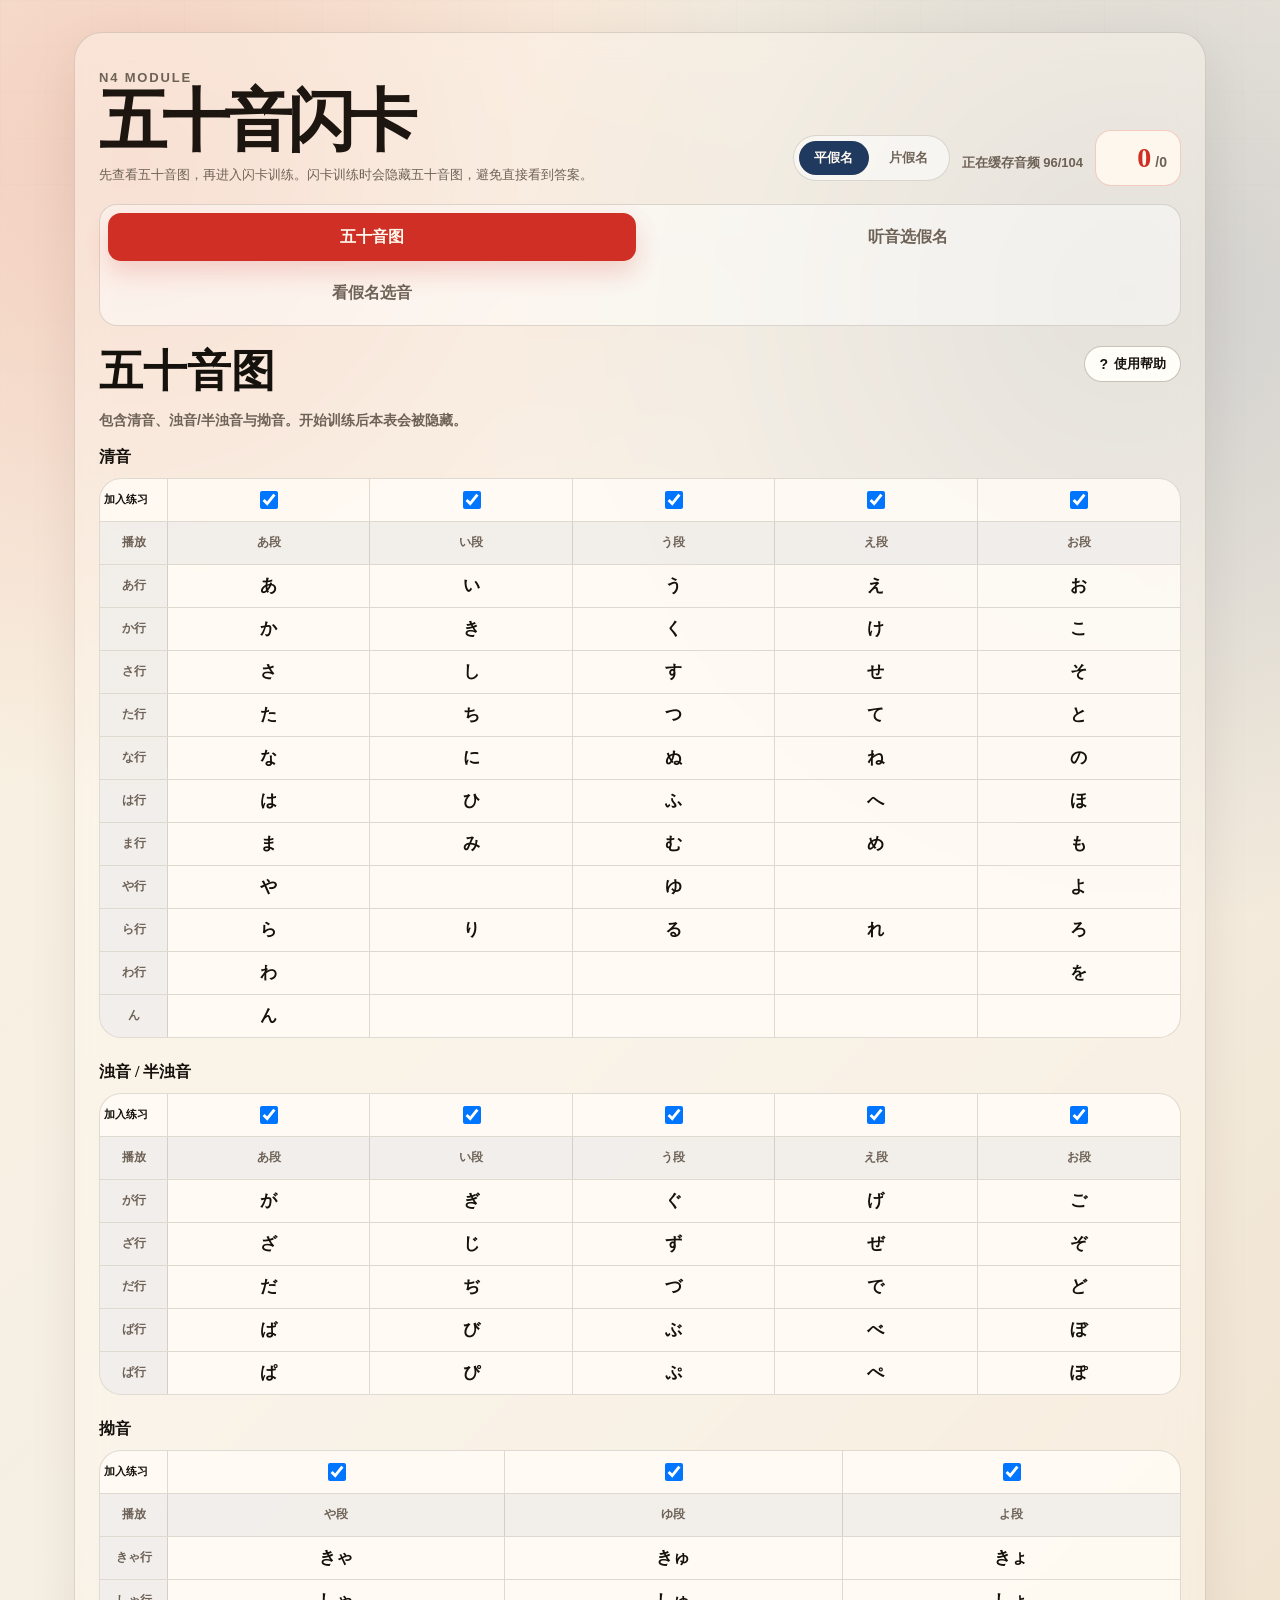
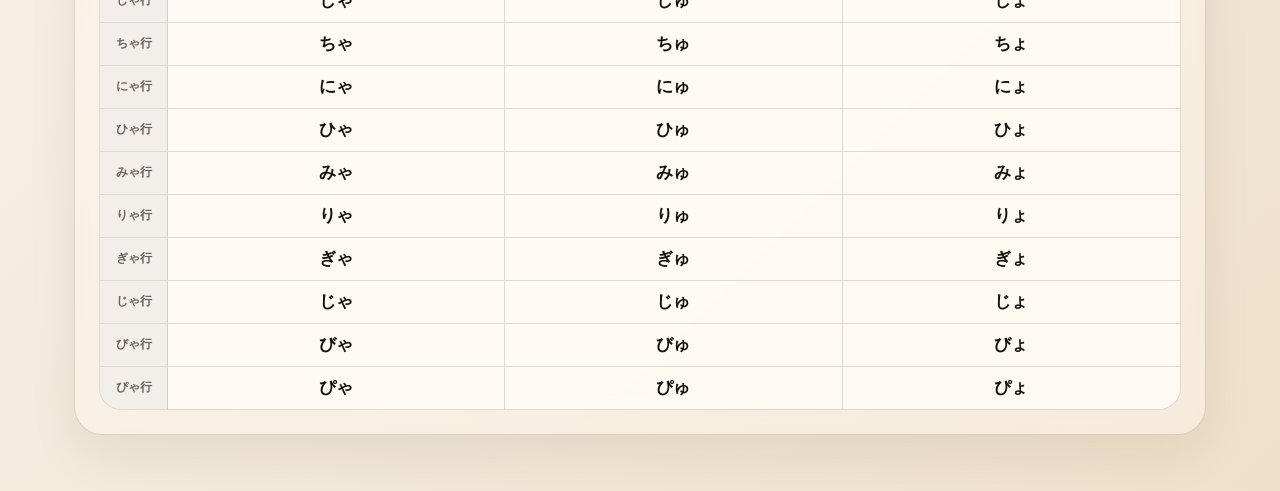
<file: index.html>
<!doctype html>
<html lang="zh-CN">
  <head>
    <meta charset="UTF-8" />
    <meta name="viewport" content="width=device-width, initial-scale=1.0" />
    <meta name="theme-color" content="#f5efe4" />
    <title>五十音闪卡 - 日本留学一站通</title>
    <link rel="stylesheet" href="web/portal.css" />
  </head>
  <body>
    <main class="shell kana-shell">
      <section class="panel module-panel kana-page" aria-label="五十音与发音练习">
        <div class="module-panel-head">
          <div>
            <p class="section-kicker">N4 Module</p>
            <h1>五十音闪卡</h1>
            <p>先查看五十音图，再进入闪卡训练。闪卡训练时会隐藏五十音图，避免直接看到答案。</p>
          </div>
          <div class="kana-top-actions">
            <div class="script-toggle" role="group" aria-label="假名显示切换">
              <button class="script-button is-active" type="button" data-kana-script="hiragana">平假名</button>
              <button class="script-button" type="button" data-kana-script="katakana">片假名</button>
            </div>
            <p class="cache-status" id="cacheStatus">音频缓存准备中...</p>
            <div class="score-box" aria-label="答题统计">
              <span id="correctCount">0</span>
              <span id="answeredCount">/0</span>
            </div>
          </div>
        </div>

        <div class="kana-section-tabs" role="tablist" aria-label="五十音页面分区">
          <button class="section-tab is-active" type="button" data-kana-section="chart">五十音图</button>
          <button class="section-tab" type="button" data-kana-section="romaji-to-kana">听音选假名</button>
          <button class="section-tab" type="button" data-kana-section="kana-to-romaji">看假名选音</button>
        </div>

        <div class="kana-sections">
          <section class="kana-chart-section" id="chartSection" aria-label="五十音图">
            <div class="section-panel-head">
              <div>
                <h2>五十音图</h2>
                <p>包含清音、浊音/半浊音与拗音。开始训练后本表会被隐藏。</p>
              </div>
              <button class="secondary-button help-button" id="helpButton" type="button" style="min-height: 36px; padding: 0 14px; font-size: 13px; display: flex; align-items: center; gap: 6px; align-self: flex-start; margin-top: 4px;">
                <span style="font-weight: bold; font-size: 14px;">?</span>使用帮助
              </button>
            </div>

            <div id="kanaTable"></div>
          </section>

          <section class="practice-panel kana-flashcard-section is-hidden" id="flashcardSection" aria-label="五十音闪卡训练">
            <div class="answer-effect" id="answerEffect" aria-hidden="true"></div>

            <div class="mode-tabs" role="tablist" aria-label="训练模式">
              <button class="mode-tab is-active" type="button" data-kana-mode="all">整体</button>
              <button class="mode-tab" type="button" data-kana-mode="row">按行</button>
              <button class="mode-tab" type="button" data-kana-mode="column">按列</button>
            </div>

            <div class="filter-scroll is-hidden" id="filterScroll">
              <div class="filter-track" id="filterTrack"></div>
            </div>

            <div class="card-head">
              <span id="scopeLabel">整体训练</span>
              <span id="progressText">1 / 46</span>
            </div>

            <label class="auto-next-toggle">
              <input id="autoNextToggle" type="checkbox" />
              <span>答对后 1 秒自动下一题</span>
            </label>

            <div class="prompt">
              <div>
                <span class="prompt-label" id="promptLabel">读音</span>
                <span class="sound-mark" id="soundMark">?</span>
              </div>
              <button class="play-button" id="playButton" type="button" aria-label="播放读音">
                <span aria-hidden="true">▶</span>
              </button>
            </div>

            <div class="answer-grid" id="answerGrid"></div>

            <p class="feedback" id="feedbackText">待作答</p>

            <div class="actions">
              <button class="secondary-button" id="resetButton" type="button">重练本组</button>
              <button class="primary-button" id="nextButton" type="button" disabled>下一题</button>
            </div>
          </section>
        </div>
      </section>
    </main>

    <!-- Interactive Tutorial Overlay and Card -->
    <div id="tutorialOverlay" class="tutorial-overlay is-hidden" style="position: fixed; top: 0; left: 0; width: 100vw; height: 100vh; background: transparent; z-index: 9999; pointer-events: auto;"></div>
    <div id="tutorialSpotlight" class="tutorial-spotlight" style="position: fixed; z-index: 10000; pointer-events: none; border-radius: 6px; box-shadow: 0 0 0 9999px rgba(0, 0, 0, 0.65); transition: all 0.25s ease-out; display: none;"></div>
    
    <div id="tutorialCard" class="tutorial-card is-hidden" style="position: fixed; bottom: 24px; left: 50%; transform: translateX(-50%); width: min(calc(100vw - 32px), 400px); background: #ffffff; border-radius: 12px; box-shadow: 0 8px 30px rgba(0,0,0,0.15); padding: 18px; z-index: 10001; transition: opacity 0.25s ease-out, transform 0.25s ease-out;">
      <div style="display: flex; justify-content: space-between; align-items: center; margin-bottom: 8px;">
        <span id="tutorialStepIndicator" style="font-size: 12px; font-weight: bold; color: var(--accent);">步骤 1 / 4</span>
        <button id="tutorialClose" type="button" style="background: transparent; border: 0; font-size: 18px; color: var(--muted); cursor: pointer; line-height: 1;">&times;</button>
      </div>
      <p id="tutorialText" style="margin: 0 0 16px 0; font-size: 14px; line-height: 1.5; color: var(--text); font-weight: 500;">打钩可以把本列加入练习。</p>
      <div style="display: flex; justify-content: flex-end; gap: 8px;">
        <button id="tutorialNext" class="primary-button" type="button" style="min-height: 36px; padding: 0 16px; font-size: 13px;">下一步</button>
      </div>
    </div>

    <script src="web/kana.js"></script>
  </body>
</html>
</file>
<file: web/portal.css>
:root {
  color-scheme: light;
  --paper: #f5efe4;
  --paper-deep: #ead8bf;
  --panel: rgba(255, 252, 245, 0.92);
  --panel-strong: #fff9ef;
  --ink: #15110d;
  --muted: #6e6257;
  --line: rgba(58, 43, 28, 0.16);
  --line-strong: rgba(58, 43, 28, 0.28);
  --red: #cf2f24;
  --red-dark: #9f1f17;
  --indigo: #203a5f;
  --gold: #b97a23;
  --green: #39705d;
  --shadow: 0 22px 70px rgba(46, 28, 10, 0.14);
  --radius-xl: 28px;
  --radius-lg: 20px;
}

* {
  box-sizing: border-box;
}

html {
  scroll-behavior: smooth;
}

body {
  min-height: 100vh;
  margin: 0;
  background:
    radial-gradient(circle at 10% 8%, rgba(207, 47, 36, 0.18), transparent 28%),
    radial-gradient(circle at 88% 14%, rgba(32, 58, 95, 0.18), transparent 30%),
    linear-gradient(135deg, #fbf1df 0%, var(--paper) 48%, #efe0ca 100%);
  color: var(--ink);
  font-family: "Songti SC", "Noto Serif CJK SC", "Hiragino Mincho ProN",
    "Yu Mincho", serif;
}

body::before {
  position: fixed;
  inset: 0;
  pointer-events: none;
  content: "";
  opacity: 0.18;
  background-image:
    linear-gradient(rgba(21, 17, 13, 0.06) 1px, transparent 1px),
    linear-gradient(90deg, rgba(21, 17, 13, 0.05) 1px, transparent 1px);
  background-size: 46px 46px;
  mask-image: linear-gradient(to bottom, #000, transparent 82%);
}

button,
a {
  -webkit-tap-highlight-color: transparent;
}

button {
  border: 0;
  font: inherit;
  cursor: pointer;
}

button:disabled {
  cursor: not-allowed;
}

a {
  color: inherit;
  text-decoration: none;
}

.shell {
  position: relative;
  width: min(100%, 1440px);
  margin: 0 auto;
  padding: 32px 24px 56px;
}

.hero {
  position: relative;
  overflow: hidden;
  display: grid;
  grid-template-columns: minmax(0, 1fr) 320px;
  gap: 28px;
  min-height: 330px;
  padding: 34px;
  border: 1px solid var(--line);
  border-radius: var(--radius-xl);
  background:
    linear-gradient(135deg, rgba(255, 249, 239, 0.96), rgba(255, 252, 246, 0.82)),
    radial-gradient(circle at 100% 0%, rgba(207, 47, 36, 0.16), transparent 36%);
  box-shadow: var(--shadow);
}

.hero::after {
  position: absolute;
  right: -82px;
  bottom: -118px;
  width: 330px;
  height: 330px;
  border: 42px solid rgba(207, 47, 36, 0.12);
  border-radius: 50%;
  content: "";
}

.eyebrow {
  display: inline-flex;
  align-items: center;
  gap: 10px;
  margin: 0 0 18px;
  color: var(--red-dark);
  font-family: "Hiragino Sans GB", "PingFang SC", "Microsoft YaHei", sans-serif;
  font-size: 13px;
  font-weight: 800;
  letter-spacing: 0.18em;
  text-transform: uppercase;
}

.eyebrow::before {
  width: 34px;
  height: 2px;
  background: var(--red);
  content: "";
}

h1 {
  max-width: 760px;
  margin: 0;
  color: #1d1510;
  font-size: clamp(42px, 7vw, 84px);
  font-weight: 900;
  line-height: 0.96;
  letter-spacing: -0.08em;
}

.hero-copy {
  position: relative;
  z-index: 1;
}

.subtitle {
  max-width: 720px;
  margin: 22px 0 0;
  color: var(--muted);
  font-family: "Hiragino Sans GB", "PingFang SC", "Microsoft YaHei", sans-serif;
  font-size: clamp(16px, 2vw, 19px);
  line-height: 1.75;
}

.hero-actions {
  display: flex;
  flex-wrap: wrap;
  gap: 12px;
  margin-top: 28px;
}

.primary-action,
.ghost-action {
  display: inline-flex;
  align-items: center;
  justify-content: center;
  min-height: 48px;
  padding: 0 18px;
  border-radius: 999px;
  font-family: "Hiragino Sans GB", "PingFang SC", "Microsoft YaHei", sans-serif;
  font-size: 14px;
  font-weight: 800;
}

.primary-action {
  background: var(--red);
  color: #fff9ef;
  box-shadow: 0 12px 32px rgba(207, 47, 36, 0.24);
}

.ghost-action {
  border: 1px solid var(--line-strong);
  background: rgba(255, 255, 255, 0.42);
  color: var(--ink);
}

.hero-card {
  position: relative;
  z-index: 1;
  display: flex;
  flex-direction: column;
  justify-content: space-between;
  min-height: 250px;
  padding: 24px;
  border: 1px solid rgba(32, 58, 95, 0.22);
  border-radius: 24px;
  background:
    linear-gradient(160deg, rgba(32, 58, 95, 0.94), rgba(18, 29, 46, 0.96)),
    radial-gradient(circle at 20% 15%, rgba(255, 255, 255, 0.22), transparent 32%);
  color: #fff9ef;
}

.hero-card small {
  color: rgba(255, 249, 239, 0.7);
  font-family: "Hiragino Sans GB", "PingFang SC", "Microsoft YaHei", sans-serif;
  font-weight: 700;
  letter-spacing: 0.12em;
  text-transform: uppercase;
}

.hero-card strong {
  display: block;
  margin-top: 18px;
  font-size: 52px;
  line-height: 0.9;
}

.hero-card p {
  margin: 18px 0 0;
  color: rgba(255, 249, 239, 0.78);
  font-family: "Hiragino Sans GB", "PingFang SC", "Microsoft YaHei", sans-serif;
  font-size: 14px;
  line-height: 1.7;
}

.panel {
  border: 1px solid var(--line);
  border-radius: var(--radius-xl);
  background: var(--panel);
  box-shadow: 0 18px 50px rgba(46, 28, 10, 0.08);
  backdrop-filter: blur(16px);
}

.route h2 {
  margin: 0;
  font-size: 34px;
  letter-spacing: -0.05em;
}

.rail-title,
.section-kicker,
.metric-label,
.task-meta,
.route-year,
.mini-label,
.task-link,
.task-output,
.stage-desc,
.subtitle {
  font-family: "Hiragino Sans GB", "PingFang SC", "Microsoft YaHei", sans-serif;
}

.quick-stages {
  display: grid;
  grid-template-columns: repeat(6, minmax(0, 1fr));
  gap: 12px;
  margin: 22px 0 0;
}

.quick-stage {
  min-height: 76px;
  padding: 14px;
  border: 1px solid var(--line);
  border-radius: 18px;
  background: rgba(255, 252, 245, 0.78);
  color: var(--ink);
  text-align: left;
  transition:
    transform 180ms ease,
    border-color 180ms ease,
    background 180ms ease;
}

.quick-stage:hover,
.quick-stage.is-active {
  transform: translateY(-2px);
  border-color: rgba(207, 47, 36, 0.48);
  background: #fff9ef;
}

.quick-stage span {
  display: block;
  color: var(--red-dark);
  font-family: "Hiragino Sans GB", "PingFang SC", "Microsoft YaHei", sans-serif;
  font-size: 12px;
  font-weight: 900;
  letter-spacing: 0.12em;
}

.quick-stage strong {
  display: block;
  margin-top: 7px;
  font-size: 20px;
  line-height: 1.1;
}

.workspace {
  display: grid;
  grid-template-columns: 270px minmax(0, 1fr) 320px;
  gap: 20px;
  margin-top: 22px;
  align-items: start;
}

.stage-rail,
.side-panel {
  position: sticky;
  top: 20px;
}

.stage-rail {
  padding: 14px;
}

.rail-title {
  margin: 6px 8px 12px;
  color: var(--muted);
  font-size: 12px;
  font-weight: 900;
  letter-spacing: 0.14em;
  text-transform: uppercase;
}

.stage-button {
  display: grid;
  grid-template-columns: 48px minmax(0, 1fr);
  gap: 12px;
  width: 100%;
  min-height: 78px;
  margin-top: 8px;
  padding: 12px;
  border: 1px solid transparent;
  border-radius: 18px;
  background: transparent;
  color: var(--ink);
  text-align: left;
}

.stage-button.is-active {
  border-color: rgba(207, 47, 36, 0.42);
  background: #fff7ea;
  box-shadow: inset 4px 0 0 var(--red);
}

.stage-code {
  display: grid;
  place-items: center;
  width: 48px;
  height: 48px;
  border-radius: 16px;
  background: #1f2d43;
  color: #fff9ef;
  font-family: "Hiragino Sans GB", "PingFang SC", "Microsoft YaHei", sans-serif;
  font-size: 12px;
  font-weight: 900;
}

.stage-button.is-active .stage-code {
  background: var(--red);
}

.stage-name {
  display: block;
  font-size: 18px;
  font-weight: 900;
  line-height: 1.2;
}

.stage-desc {
  display: block;
  margin-top: 6px;
  color: var(--muted);
  font-size: 12px;
  line-height: 1.45;
}

.main-panel {
  overflow: hidden;
}

.stage-head {
  position: relative;
  min-height: 228px;
  padding: 26px;
  background:
    linear-gradient(135deg, rgba(255, 249, 239, 0.96), rgba(241, 223, 193, 0.66)),
    radial-gradient(circle at 88% 18%, rgba(207, 47, 36, 0.14), transparent 30%);
}

.stage-head::after {
  position: absolute;
  right: 22px;
  top: 22px;
  width: 110px;
  height: 110px;
  border: 22px solid rgba(207, 47, 36, 0.09);
  border-radius: 50%;
  content: "";
}

.stage-head-content,
.task-card > * {
  position: relative;
  z-index: 1;
}

.section-kicker {
  margin: 0 0 10px;
  color: var(--red-dark);
  font-size: 12px;
  font-weight: 900;
  letter-spacing: 0.14em;
  text-transform: uppercase;
}

.stage-title-row {
  display: flex;
  flex-wrap: wrap;
  align-items: flex-end;
  gap: 12px;
}

.stage-title-row h2 {
  margin: 0;
  font-size: clamp(36px, 5vw, 64px);
  line-height: 0.96;
  letter-spacing: -0.06em;
}

.stage-badge {
  padding: 8px 12px;
  border: 1px solid rgba(32, 58, 95, 0.2);
  border-radius: 999px;
  background: rgba(255, 255, 255, 0.58);
  color: var(--indigo);
  font-family: "Hiragino Sans GB", "PingFang SC", "Microsoft YaHei", sans-serif;
  font-size: 13px;
  font-weight: 900;
}

.stage-intro {
  max-width: 720px;
  margin: 16px 0 0;
  color: var(--muted);
  font-family: "Hiragino Sans GB", "PingFang SC", "Microsoft YaHei", sans-serif;
  font-size: 15px;
  line-height: 1.8;
}

.metrics {
  display: grid;
  grid-template-columns: repeat(3, minmax(0, 1fr));
  gap: 12px;
  margin-top: 22px;
}

.metric {
  padding: 14px;
  border: 1px solid var(--line);
  border-radius: 16px;
  background: rgba(255, 252, 245, 0.72);
}

.metric-label {
  display: block;
  color: var(--muted);
  font-size: 11px;
  font-weight: 900;
  letter-spacing: 0.12em;
}

.metric-value {
  display: block;
  margin-top: 7px;
  font-size: 17px;
  font-weight: 900;
  line-height: 1.25;
}

.task-zone,
.module-panel {
  padding: 24px;
}

.zone-head,
.module-panel-head {
  display: flex;
  align-items: flex-end;
  justify-content: space-between;
  gap: 18px;
  margin-bottom: 16px;
}

.zone-head h3,
.module-panel-head h3 {
  margin: 0;
  font-size: 30px;
  line-height: 1.1;
}

.zone-head p,
.module-panel-head p {
  max-width: 520px;
  margin: 10px 0 0;
  color: var(--muted);
  font-family: "Hiragino Sans GB", "PingFang SC", "Microsoft YaHei", sans-serif;
  font-size: 13px;
  line-height: 1.7;
}

.zone-head p {
  max-width: 420px;
  margin: 0;
  text-align: right;
}

.task-grid {
  display: grid;
  grid-template-columns: repeat(2, minmax(0, 1fr));
  gap: 14px;
}

.task-card {
  position: relative;
  overflow: hidden;
  min-height: 244px;
  padding: 18px;
  border: 1px solid var(--line);
  border-radius: var(--radius-lg);
  background:
    linear-gradient(145deg, rgba(255, 252, 245, 0.96), rgba(255, 249, 239, 0.82)),
    radial-gradient(circle at 100% 0%, rgba(185, 122, 35, 0.14), transparent 38%);
}

.task-card::before {
  position: absolute;
  right: -36px;
  top: -40px;
  width: 120px;
  height: 120px;
  border-radius: 50%;
  background: rgba(207, 47, 36, 0.08);
  content: "";
}

.task-meta {
  display: flex;
  align-items: center;
  justify-content: space-between;
  gap: 10px;
  color: var(--muted);
  font-size: 12px;
  font-weight: 900;
  letter-spacing: 0.08em;
}

.task-status {
  padding: 5px 8px;
  border-radius: 999px;
  background: rgba(57, 112, 93, 0.12);
  color: var(--green);
  white-space: nowrap;
}

.task-card h4 {
  margin: 18px 0 0;
  font-size: 25px;
  line-height: 1.16;
  letter-spacing: -0.04em;
}

.task-card p {
  margin: 12px 0 0;
  color: var(--muted);
  font-family: "Hiragino Sans GB", "PingFang SC", "Microsoft YaHei", sans-serif;
  font-size: 14px;
  line-height: 1.72;
}

.task-output {
  margin-top: 14px;
  padding: 12px;
  border: 1px dashed rgba(32, 58, 95, 0.22);
  border-radius: 14px;
  background: rgba(32, 58, 95, 0.05);
  color: var(--indigo);
  font-size: 13px;
  font-weight: 700;
  line-height: 1.55;
}

.task-link {
  display: inline-flex;
  align-items: center;
  justify-content: center;
  min-height: 38px;
  margin-top: 16px;
  padding: 0 13px;
  border-radius: 999px;
  background: var(--ink);
  color: #fff9ef;
  font-size: 13px;
  font-weight: 900;
}

.task-link.is-muted {
  background: rgba(21, 17, 13, 0.08);
  color: var(--muted);
  pointer-events: none;
}

.side-panel {
  padding: 18px;
}

.side-block + .side-block {
  margin-top: 18px;
  padding-top: 18px;
  border-top: 1px solid var(--line);
}

.side-block h3 {
  margin: 0 0 10px;
  font-size: 22px;
  letter-spacing: -0.03em;
}

.side-block p,
.side-list,
.mini-plan {
  color: var(--muted);
  font-family: "Hiragino Sans GB", "PingFang SC", "Microsoft YaHei", sans-serif;
  font-size: 14px;
  line-height: 1.7;
}

.side-block p {
  margin: 0;
}

.side-list {
  display: grid;
  gap: 10px;
  margin: 0;
  padding: 0;
  list-style: none;
}

.side-list li {
  display: grid;
  grid-template-columns: 20px minmax(0, 1fr);
  gap: 8px;
}

.side-list li::before {
  width: 8px;
  height: 8px;
  margin-top: 9px;
  border-radius: 50%;
  background: var(--red);
  content: "";
}

.mini-plan {
  display: grid;
  gap: 10px;
}

.mini-row {
  display: grid;
  grid-template-columns: 66px minmax(0, 1fr);
  gap: 10px;
  align-items: start;
}

.mini-label {
  padding: 4px 8px;
  border-radius: 999px;
  background: rgba(207, 47, 36, 0.1);
  color: var(--red-dark);
  font-size: 12px;
  font-weight: 900;
  text-align: center;
}

.route {
  margin-top: 22px;
  padding: 24px;
}

.route-grid {
  display: grid;
  grid-template-columns: repeat(6, minmax(0, 1fr));
  gap: 12px;
  margin-top: 18px;
}

.route-card {
  min-height: 156px;
  padding: 16px;
  border: 1px solid var(--line);
  border-radius: 18px;
  background: rgba(255, 252, 245, 0.72);
}

.route-year {
  color: var(--red-dark);
  font-size: 12px;
  font-weight: 900;
  letter-spacing: 0.12em;
}

.route-card strong {
  display: block;
  margin-top: 10px;
  font-size: 21px;
  line-height: 1.18;
}

.route-card p,
.app-note {
  color: var(--muted);
  font-family: "Hiragino Sans GB", "PingFang SC", "Microsoft YaHei", sans-serif;
  font-size: 13px;
  line-height: 1.65;
}

.route-card p {
  margin: 10px 0 0;
}

.app-note {
  margin: 18px 0 0;
}

.module-panel {
  border-top: 1px solid var(--line);
  background: rgba(255, 249, 239, 0.44);
}

.score-box {
  min-width: 86px;
  padding: 11px 13px;
  border: 1px solid rgba(207, 47, 36, 0.22);
  border-radius: 16px;
  background: rgba(255, 249, 239, 0.9);
  text-align: right;
}

#correctCount {
  color: var(--red);
  font-size: 28px;
  font-weight: 900;
}

#answeredCount {
  color: var(--muted);
  font-family: "Hiragino Sans GB", "PingFang SC", "Microsoft YaHei", sans-serif;
  font-size: 14px;
  font-weight: 800;
}

.kana-shell {
  width: min(100%, 1180px);
}

.kana-page {
  border-radius: var(--radius-xl);
}

.kana-page h1 {
  font-size: clamp(36px, 6vw, 68px);
}

.kana-top-actions {
  display: flex;
  align-items: center;
  gap: 12px;
}

.cache-status {
  max-width: 210px;
  margin: 0;
  color: var(--muted);
  font-family: "Hiragino Sans GB", "PingFang SC", "Microsoft YaHei", sans-serif;
  font-size: 13px;
  font-weight: 800;
  line-height: 1.45;
  text-align: right;
}

.script-toggle {
  display: grid;
  grid-template-columns: repeat(2, minmax(70px, 1fr));
  gap: 5px;
  padding: 5px;
  border: 1px solid var(--line);
  border-radius: 999px;
  background: rgba(255, 255, 255, 0.54);
}

.script-button {
  min-height: 34px;
  padding: 0 12px;
  border-radius: 999px;
  background: transparent;
  color: var(--muted);
  font-family: "Hiragino Sans GB", "PingFang SC", "Microsoft YaHei", sans-serif;
  font-size: 13px;
  font-weight: 900;
}

.script-button.is-active {
  background: var(--indigo);
  color: #fff9ef;
}

.kana-section-tabs {
  display: grid;
  grid-template-columns: repeat(2, minmax(0, 1fr));
  gap: 8px;
  margin: 18px 0 16px;
  padding: 8px;
  border: 1px solid var(--line);
  border-radius: 18px;
  background: rgba(255, 255, 255, 0.46);
}

.section-tab {
  min-height: 48px;
  border-radius: 13px;
  background: transparent;
  color: var(--muted);
  font-family: "Hiragino Sans GB", "PingFang SC", "Microsoft YaHei", sans-serif;
  font-size: 16px;
  font-weight: 900;
}

.section-tab.is-active {
  background: var(--red);
  color: #fff9ef;
  box-shadow: 0 12px 24px rgba(207, 47, 36, 0.18);
}

.kana-sections {
  position: relative;
}

.is-hidden {
  display: none !important;
}

.section-panel-head {
  display: flex;
  justify-content: space-between;
  gap: 18px;
  margin-bottom: 14px;
}

.section-panel-head h2 {
  margin: 0;
  font-size: clamp(28px, 4vw, 44px);
}

.section-panel-head p {
  margin: 8px 0 0;
  color: var(--muted);
  font-family: "Hiragino Sans GB", "PingFang SC", "Microsoft YaHei", sans-serif;
  font-size: 14px;
  font-weight: 700;
  line-height: 1.65;
}

.practice-panel,
.kana-table {
  border: 1px solid var(--line);
  border-radius: 22px;
  background: rgba(255, 252, 245, 0.88);
}

.practice-panel {
  position: relative;
  overflow: hidden;
  padding: 16px;
}

.mode-tabs {
  display: grid;
  grid-template-columns: repeat(3, 1fr);
  gap: 6px;
  padding: 6px;
  border: 1px solid var(--line);
  border-radius: 16px;
  background: rgba(255, 255, 255, 0.46);
}

.mode-tab {
  min-height: 42px;
  border-radius: 12px;
  background: transparent;
  color: var(--muted);
  font-family: "Hiragino Sans GB", "PingFang SC", "Microsoft YaHei", sans-serif;
  font-size: 15px;
  font-weight: 800;
}

.mode-tab.is-active {
  background: var(--ink);
  color: #fff9ef;
}

.filter-scroll {
  margin-top: 14px;
  overflow-x: auto;
  scrollbar-width: none;
}

.filter-scroll::-webkit-scrollbar {
  display: none;
}

.filter-scroll.is-hidden {
  display: none;
}

.filter-track {
  display: flex;
  gap: 8px;
  min-width: max-content;
}

.filter-chip {
  min-width: 62px;
  min-height: 38px;
  padding: 0 14px;
  border: 1px solid var(--line);
  border-radius: 12px;
  background: #fffdf8;
  color: var(--muted);
  font-family: "Hiragino Sans GB", "PingFang SC", "Microsoft YaHei", sans-serif;
  font-size: 14px;
  font-weight: 800;
}

.filter-chip.is-active {
  border-color: rgba(207, 47, 36, 0.52);
  background: rgba(207, 47, 36, 0.09);
  color: var(--red-dark);
}

.card-head {
  display: flex;
  align-items: center;
  justify-content: space-between;
  gap: 14px;
  margin-top: 18px;
  color: var(--muted);
  font-family: "Hiragino Sans GB", "PingFang SC", "Microsoft YaHei", sans-serif;
  font-size: 14px;
  font-weight: 800;
}

#scopeLabel {
  color: var(--ink);
}

.auto-next-toggle {
  display: inline-flex;
  align-items: center;
  gap: 9px;
  width: fit-content;
  margin-top: 12px;
  padding: 8px 12px;
  border: 1px solid var(--line);
  border-radius: 999px;
  background: rgba(255, 255, 255, 0.56);
  color: var(--muted);
  font-family: "Hiragino Sans GB", "PingFang SC", "Microsoft YaHei", sans-serif;
  font-size: 14px;
  font-weight: 900;
}

.auto-next-toggle input {
  width: 18px;
  height: 18px;
  margin: 0;
  accent-color: var(--red);
}

.prompt {
  display: grid;
  grid-template-columns: minmax(0, 1fr) 72px;
  align-items: center;
  gap: 16px;
  min-height: 142px;
  margin-top: 14px;
  padding: 18px;
  border: 1px solid rgba(32, 58, 95, 0.18);
  border-radius: 18px;
  background: rgba(255, 255, 255, 0.54);
}

.prompt-label,
.sound-mark {
  display: block;
}

.prompt-label {
  color: var(--muted);
  font-family: "Hiragino Sans GB", "PingFang SC", "Microsoft YaHei", sans-serif;
  font-size: 13px;
  font-weight: 800;
}

.sound-mark {
  margin-top: 4px;
  color: var(--text);
  font-size: 64px;
  font-weight: 900;
  line-height: 1;
}

.play-button {
  width: 72px;
  height: 72px;
  border-radius: 50%;
  background: var(--red);
  color: #fff9ef;
  font-size: 24px;
  line-height: 72px;
  box-shadow: 0 14px 30px rgba(207, 47, 36, 0.24);
}

.play-button span {
  display: inline-block;
  padding-left: 4px;
}

.answer-grid {
  display: grid;
  grid-template-columns: repeat(2, minmax(0, 1fr));
  gap: 12px;
  margin-top: 16px;
}

.answer {
  min-height: 92px;
  border: 1px solid var(--line);
  border-radius: 18px;
  background: #fffdf8;
  color: var(--ink);
  font-size: 42px;
  font-weight: 900;
  line-height: 1;
  transition:
    transform 0.18s ease,
    border-color 0.18s ease,
    background 0.18s ease,
    box-shadow 0.18s ease;
}

.answer:hover:not(:disabled),
.answer:focus-visible:not(:disabled) {
  transform: translateY(-2px);
  border-color: rgba(32, 58, 95, 0.35);
  box-shadow: 0 12px 26px rgba(46, 28, 10, 0.1);
  outline: none;
}

.answer:disabled {
  color: var(--ink);
  opacity: 1;
}

.answer.is-correct {
  border-color: var(--green);
  background: rgba(57, 112, 93, 0.12);
  box-shadow: inset 0 0 0 2px rgba(57, 112, 93, 0.18);
}

.answer.is-wrong {
  border-color: var(--red);
  background: rgba(207, 47, 36, 0.1);
  animation: wrongShake 0.38s ease;
}

.answer-effect {
  pointer-events: none;
  position: absolute;
  inset: 0;
  z-index: 6;
  display: grid;
  place-items: center;
}

.answer-effect.correct {
  z-index: 8;
  color: #fffdf8;
  font-family: "Hiragino Sans GB", "PingFang SC", "Microsoft YaHei", sans-serif;
  font-size: clamp(88px, 16vw, 180px);
  font-weight: 900;
  line-height: 1;
  text-shadow: 0 12px 34px rgba(24, 70, 54, 0.38);
  transform-origin: center;
  animation: checkPop 0.72s cubic-bezier(0.2, 0.9, 0.22, 1);
  isolation: isolate;
}

.answer-effect.correct::before {
  position: absolute;
  width: min(38vw, 250px);
  height: min(38vw, 250px);
  border-radius: 50%;
  background:
    radial-gradient(circle, rgba(57, 112, 93, 0.82), rgba(57, 112, 93, 0.56) 44%, transparent 68%);
  content: "";
  animation: checkHalo 0.72s ease;
}

.answer-effect.correct::after {
  position: absolute;
  width: min(50vw, 330px);
  height: min(50vw, 330px);
  border: 2px solid rgba(57, 112, 93, 0.4);
  border-radius: 50%;
  content: "";
  animation: rippleOut 0.72s ease;
}

.feedback {
  min-height: 24px;
  margin: 14px 0 0;
  color: var(--muted);
  font-family: "Hiragino Sans GB", "PingFang SC", "Microsoft YaHei", sans-serif;
  font-size: 15px;
  font-weight: 800;
}

.feedback.correct {
  color: var(--green);
}

.feedback.wrong,
.feedback.notice {
  color: var(--red-dark);
}

@keyframes checkPop {
  0% {
    opacity: 0;
    transform: scale(0.36) rotate(-18deg);
  }
  38% {
    opacity: 1;
    transform: scale(1.08) rotate(2deg);
  }
  72% {
    opacity: 1;
    transform: scale(1) rotate(0);
  }
  100% {
    opacity: 0;
    transform: scale(1.16) rotate(0);
  }
}

@keyframes checkHalo {
  0% {
    opacity: 0;
    transform: scale(0.4);
  }
  42% {
    opacity: 1;
  }
  100% {
    opacity: 0;
    transform: scale(1.2);
  }
}

@keyframes rippleOut {
  0% {
    opacity: 0.8;
    transform: scale(0.35);
  }
  100% {
    opacity: 0;
    transform: scale(1.1);
  }
}

@keyframes wrongShake {
  0%,
  100% {
    transform: translateX(0);
  }
  18% {
    transform: translateX(-9px);
  }
  36% {
    transform: translateX(8px);
  }
  54% {
    transform: translateX(-6px);
  }
  72% {
    transform: translateX(4px);
  }
}

.actions {
  display: grid;
  grid-template-columns: 1fr 1fr;
  gap: 12px;
  margin-top: 14px;
}

.secondary-button,
.primary-button {
  min-height: 46px;
  border-radius: 999px;
  font-family: "Hiragino Sans GB", "PingFang SC", "Microsoft YaHei", sans-serif;
  font-size: 15px;
  font-weight: 900;
}

.secondary-button {
  border: 1px solid var(--line-strong);
  background: #fffdf8;
  color: var(--ink);
}

.primary-button {
  background: var(--ink);
  color: #fff9ef;
}

.primary-button:disabled {
  background: rgba(21, 17, 13, 0.18);
  color: rgba(21, 17, 13, 0.48);
}

.kana-table {
  overflow: hidden;
  align-self: start;
  font-family: "Hiragino Sans GB", "PingFang SC", "Microsoft YaHei", sans-serif;
}

.table-row {
  display: grid;
  grid-template-columns: 72px repeat(5, 1fr);
  border-bottom: 1px solid var(--line);
}

.table-row:last-child {
  border-bottom: 0;
}

.table-row span,
.table-row button {
  display: grid;
  place-items: center;
  min-height: 42px;
  padding: 8px 4px;
  border-right: 1px solid var(--line);
  font-size: 17px;
  font-weight: 900;
}

.table-row span:last-child,
.table-row button:last-child {
  border-right: 0;
}

.table-header span,
.table-header button,
.table-row button:first-child {
  background: rgba(32, 58, 95, 0.06);
  color: var(--muted);
  font-size: 12px;
}

.table-action,
.kana-cell {
  background: transparent;
  color: var(--ink);
  font-family: inherit;
}

.table-action {
  color: var(--muted);
}

.kana-cell {
  font-size: 20px;
  transition:
    background 0.18s ease,
    color 0.18s ease,
    transform 0.18s ease;
}

.kana-cell:not(:disabled):hover,
.kana-cell:not(:disabled):focus-visible,
.table-action:hover,
.table-action:focus-visible {
  background: rgba(207, 47, 36, 0.1);
  color: var(--red-dark);
  outline: none;
}

.kana-cell:not(:disabled):active,
.table-action:active {
  transform: scale(0.96);
}

.kana-cell:disabled {
  cursor: default;
}

@media (max-width: 1180px) {
  .workspace {
    grid-template-columns: 230px minmax(0, 1fr);
  }

  .side-panel {
    position: static;
    grid-column: 1 / -1;
  }

  .route-grid {
    grid-template-columns: repeat(3, minmax(0, 1fr));
  }

}

@media (max-width: 900px) {
  .shell {
    padding: 18px 14px 40px;
  }

  .hero {
    grid-template-columns: 1fr;
    min-height: 0;
    padding: 24px;
  }

  .hero-card {
    min-height: 190px;
  }

  .quick-stages {
    grid-template-columns: repeat(3, minmax(0, 1fr));
  }

  .workspace {
    grid-template-columns: 1fr;
  }

  .stage-rail {
    position: static;
    overflow-x: auto;
    display: flex;
    gap: 10px;
    padding: 12px;
    scrollbar-width: none;
  }

  .stage-rail::-webkit-scrollbar {
    display: none;
  }

  .rail-title {
    display: none;
  }

  .stage-button {
    grid-template-columns: 42px 150px;
    min-width: 238px;
    margin-top: 0;
  }

  .metrics,
  .task-grid,
  .route-grid {
    grid-template-columns: 1fr;
  }

  .zone-head,
  .module-panel-head {
    display: block;
  }

  .zone-head p {
    margin-top: 10px;
    text-align: left;
  }
}

@media (max-width: 560px) {
  h1 {
    font-size: 46px;
  }

  .hero {
    padding: 20px;
    border-radius: 22px;
  }

  .quick-stages {
    grid-template-columns: repeat(2, minmax(0, 1fr));
  }

  .stage-head,
  .task-zone,
  .module-panel,
  .route {
    padding: 18px;
  }

  .stage-title-row h2 {
    font-size: 44px;
  }

  .task-card {
    min-height: 0;
  }

  .prompt {
    grid-template-columns: 1fr;
  }

  .kana-top-actions {
    align-items: stretch;
    flex-direction: column;
  }

  .play-button {
    width: 100%;
    border-radius: 18px;
  }

  .table-row {
    grid-template-columns: 56px repeat(5, 1fr);
  }

  .table-row span {
    min-height: 38px;
    font-size: 15px;
  }
}
</file>
